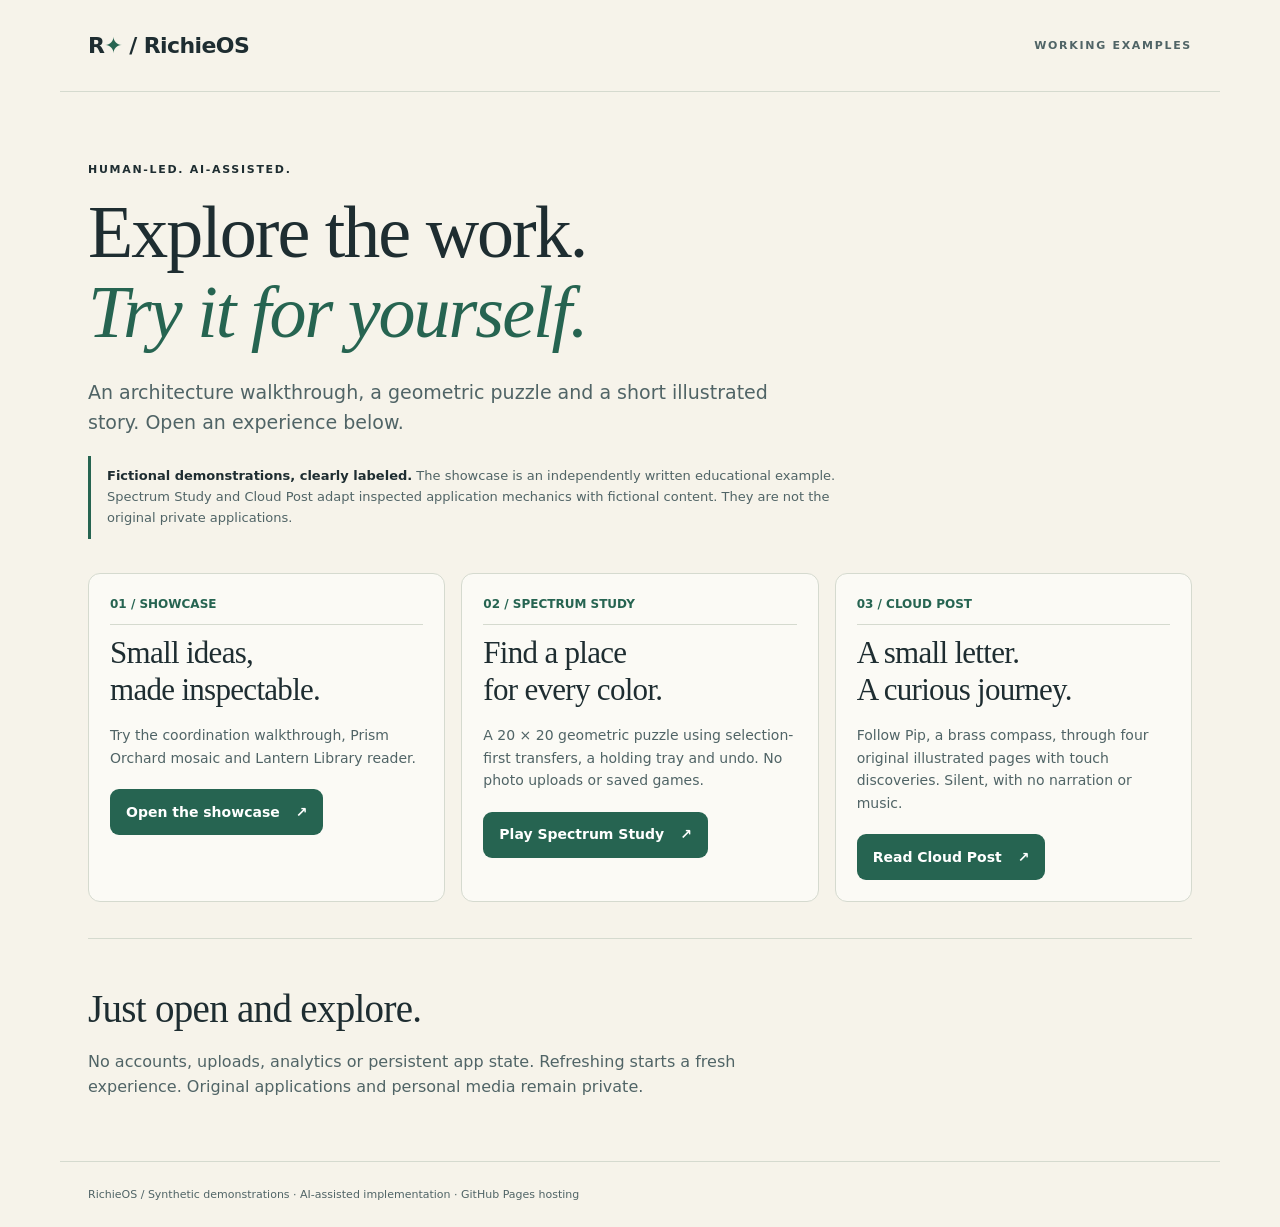
<file: index.html>
<!doctype html>
<html lang="en">
<head>
  <meta charset="utf-8">
  <meta name="viewport" content="width=device-width, initial-scale=1">
  <meta http-equiv="Content-Security-Policy" content="default-src 'none'; style-src 'self'; img-src 'self' data:; connect-src 'none'; base-uri 'none'; form-action 'none'; object-src 'none'">
  <meta name="referrer" content="no-referrer">
  <title>RichieOS — Explore the demonstrations</title>
  <link rel="icon" href="data:,">
  <link rel="stylesheet" href="site/styles.css">
  <link rel="stylesheet" href="hosting.css">
</head>
<body>
  <a class="skip" href="#main">Skip to demonstrations</a>
  <header class="masthead"><a class="wordmark" href="./">R<span class="spark">✦</span> / RichieOS</a><span class="edition">WORKING EXAMPLES</span></header>
  <main id="main">
    <section class="intro">
      <p class="eyebrow">HUMAN-LED. AI-ASSISTED.</p>
      <h1>Explore the work.<br><em>Try it for yourself.</em></h1>
      <p class="lede">An architecture walkthrough, a geometric puzzle and a short illustrated story. Open an experience below.</p>
      <div class="disclosure"><strong>Fictional demonstrations, clearly labeled.</strong> The showcase is an independently written educational example. Spectrum Study and Cloud Post adapt inspected application mechanics with fictional content. They are not the original private applications.</div>
    </section>
    <section class="architecture" aria-label="Choose a demonstration">
      <article><span class="step">01 / SHOWCASE</span><h2>Small ideas,<br>made inspectable.</h2><p>Try the coordination walkthrough, Prism Orchard mosaic and Lantern Library reader.</p><a class="launch-link" href="site/">Open the showcase <span aria-hidden="true">↗</span></a></article>
      <article><span class="step">02 / SPECTRUM STUDY</span><h2>Find a place<br>for every color.</h2><p>A 20 × 20 geometric puzzle using selection-first transfers, a holding tray and undo. No photo uploads or saved games.</p><a class="launch-link" href="demos/puzzle/">Play Spectrum Study <span aria-hidden="true">↗</span></a></article>
      <article><span class="step">03 / CLOUD POST</span><h2>A small letter.<br>A curious journey.</h2><p>Follow Pip, a brass compass, through four original illustrated pages with touch discoveries. Silent, with no narration or music.</p><a class="launch-link" href="demos/reader/">Read Cloud Post <span aria-hidden="true">↗</span></a></article>
    </section>
    <section class="closing"><h2>Just open and explore.</h2><p>No accounts, uploads, analytics or persistent app state. Refreshing starts a fresh experience. Original applications and personal media remain private.</p></section>
  </main>
  <footer>RichieOS / Synthetic demonstrations · AI-assisted implementation · GitHub Pages hosting</footer>
</body>
</html>
</file>
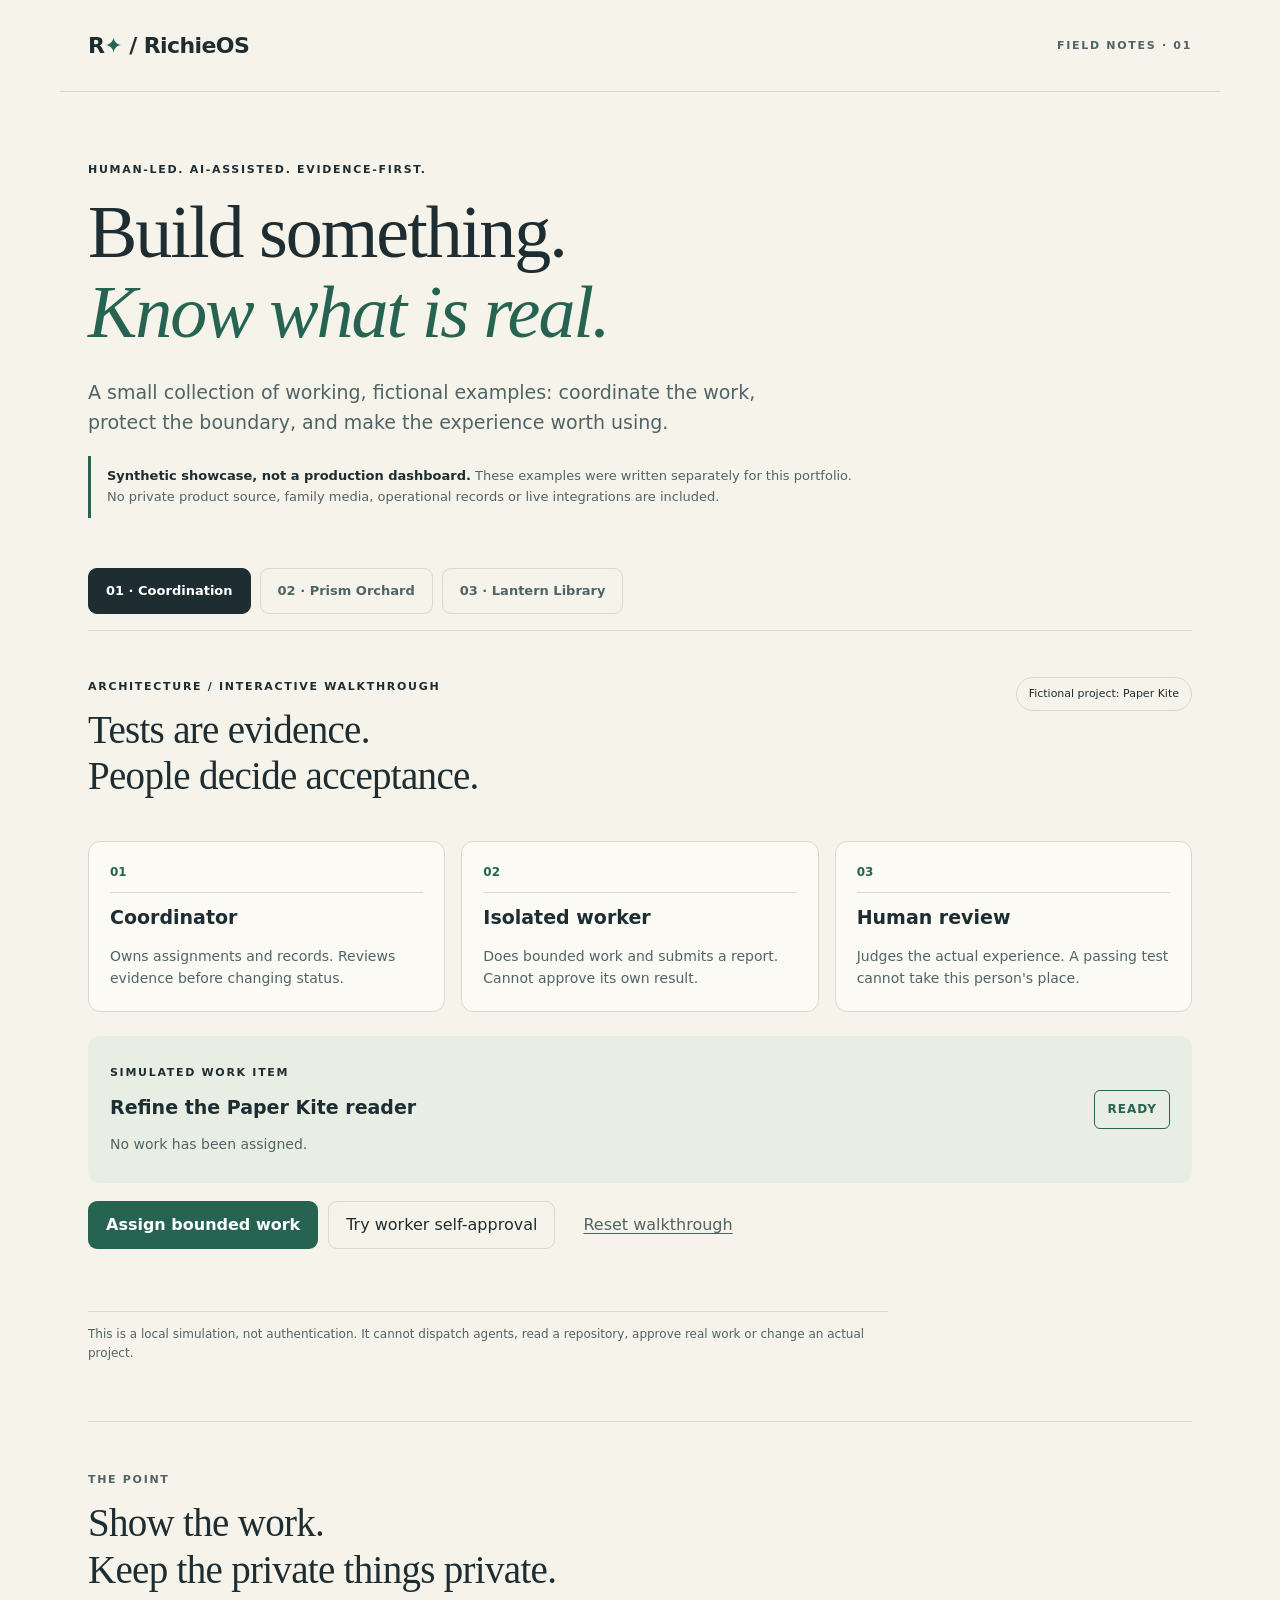
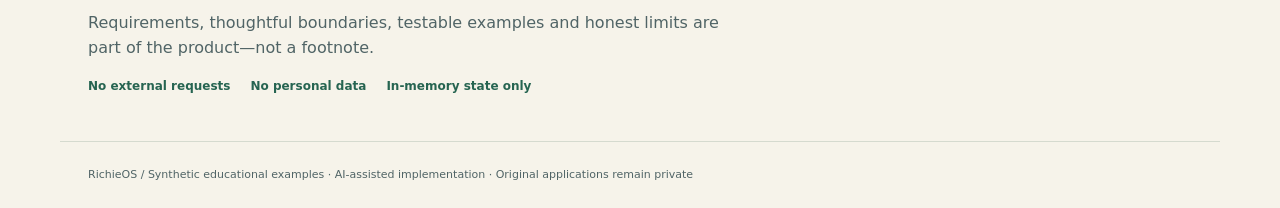
<file: site/index.html>
<!doctype html>
<html lang="en"><head><meta charset="utf-8"><meta name="viewport" content="width=device-width, initial-scale=1">
<meta http-equiv="Content-Security-Policy" content="default-src 'none'; script-src 'self'; style-src 'self'; img-src 'self' data:; connect-src 'none'; base-uri 'none'; form-action 'none'; object-src 'none'">
<meta name="referrer" content="no-referrer"><title>RichieOS • A small, inspectable showcase</title>
<link rel="icon" href="data:,"><link rel="stylesheet" href="styles.css"><script src="core.js" defer></script><script src="app.js" defer></script></head>
<body><a class="skip" href="#main">Skip to showcase</a>
<header class="masthead"><a class="wordmark" href="../" aria-label="Return to all demonstrations">R<span class="spark">✦</span> / RichieOS</a><span class="edition">FIELD NOTES · 01</span></header>
<main id="main"><section class="intro"><p class="eyebrow">HUMAN-LED. AI-ASSISTED. EVIDENCE-FIRST.</p><h1>Build something.<br><em>Know what is real.</em></h1><p class="lede">A small collection of working, fictional examples: coordinate the work, protect the boundary, and make the experience worth using.</p><div class="disclosure"><strong>Synthetic showcase, not a production dashboard.</strong> These examples were written separately for this portfolio. No private product source, family media, operational records or live integrations are included.</div></section>
<nav class="tabs" aria-label="Showcase examples"><button class="tab active" data-tab="coordination" aria-pressed="true">01 · Coordination</button><button class="tab" data-tab="mosaic" aria-pressed="false">02 · Prism Orchard</button><button class="tab" data-tab="reader" aria-pressed="false">03 · Lantern Library</button></nav>
<section id="coordination" class="panel"><div class="section-heading"><div><p class="eyebrow">ARCHITECTURE / INTERACTIVE WALKTHROUGH</p><h2>Tests are evidence.<br>People decide acceptance.</h2></div><span class="pill">Fictional project: Paper Kite</span></div>
<div class="architecture"><article><span class="step">01</span><h3>Coordinator</h3><p>Owns assignments and records. Reviews evidence before changing status.</p></article><article><span class="step">02</span><h3>Isolated worker</h3><p>Does bounded work and submits a report. Cannot approve its own result.</p></article><article><span class="step">03</span><h3>Human review</h3><p>Judges the actual experience. A passing test cannot take this person's place.</p></article></div>
<div class="work-card"><div><span class="eyebrow">SIMULATED WORK ITEM</span><h3>Refine the Paper Kite reader</h3><p id="state-description"></p></div><strong id="state" class="state">READY</strong></div>
<div class="controls"><button id="advance" class="primary">Assign bounded work</button><button id="self-approve" class="secondary">Try worker self-approval</button><button id="reset-task" class="quiet">Reset walkthrough</button></div><p id="workflow-message" class="live" role="status" aria-live="polite"></p>
<p class="boundary">This is a local simulation, not authentication. It cannot dispatch agents, read a repository, approve real work or change an actual project.</p></section>
<section id="mosaic" class="panel" hidden><div class="section-heading"><div><p class="eyebrow">INTERACTION SKETCH / ORIGINAL GEOMETRY</p><h2>Prism Orchard</h2><p>A fictional 20 × 20 mosaic with eight numbered colors.</p></div><span class="pill">No uploads. No accounts.</span></div><div class="demo-grid"><div><div id="mosaic-board" class="mosaic-board" role="img" aria-label="A synthetic diamond mosaic gradually filled with numbered colors"></div><p class="caption">Generated geometric fixture · not a personal photograph</p></div><div class="demo-tools"><h3>A little progress, one color at a time.</h3><p>Select a color, then place a jewel or fill its remaining cells. Large controls work without precise taps on tiny squares.</p><div id="palette" class="palette" aria-label="Select a numbered color"></div><div class="stack"><button id="place-one" class="primary">Place one jewel</button><button id="fill-color" class="secondary">Fill selected color</button><button id="reset-mosaic" class="quiet">Start again</button></div><p id="mosaic-progress" role="status" aria-live="polite"></p><p class="boundary">New example code, not an extracted game. Photo conversion, saved progress and original-game mechanics are intentionally not demonstrated.</p></div></div></section>
<section id="reader" class="panel" hidden><div class="section-heading"><div><p class="eyebrow">READER SKETCH / ORIGINAL FICTION</p><h2>Lantern Library</h2><p>A small story about making room for a little light.</p></div><span class="pill">Text only · no narration</span></div><div class="storybook"><div id="story-scene" class="story-scene" role="img" aria-label="An abstract moon, hills and a glowing geometric lantern"><span class="moon"></span><span class="hill hill-a"></span><span class="hill hill-b"></span><span class="lantern"></span><span class="star star-a">✦</span><span class="star star-b">✦</span></div><div class="story-copy"><p id="page-number" class="eyebrow"></p><h3 id="story-title"></h3><p id="story-text"></p><div class="controls"><button id="previous-page" class="secondary">Previous</button><button id="next-page" class="primary">Next page</button></div><p id="reader-status" class="live" role="status" aria-live="polite"></p></div></div><p class="boundary">Original fictional text and CSS geometry made for this showcase. Not a screenshot of a private storybook and not evidence of child or device acceptance.</p></section>
<section class="closing"><p class="eyebrow">THE POINT</p><h2>Show the work.<br>Keep the private things private.</h2><p>Requirements, thoughtful boundaries, testable examples and honest limits are part of the product—not a footnote.</p><div class="facts"><span>No external requests</span><span>No personal data</span><span>In-memory state only</span></div></section>
</main><footer>RichieOS / Synthetic educational examples · AI-assisted implementation · Original applications remain private</footer><noscript><p class="noscript">JavaScript enables the interactive examples. The architecture explanation remains readable without it.</p></noscript></body></html>
</file>
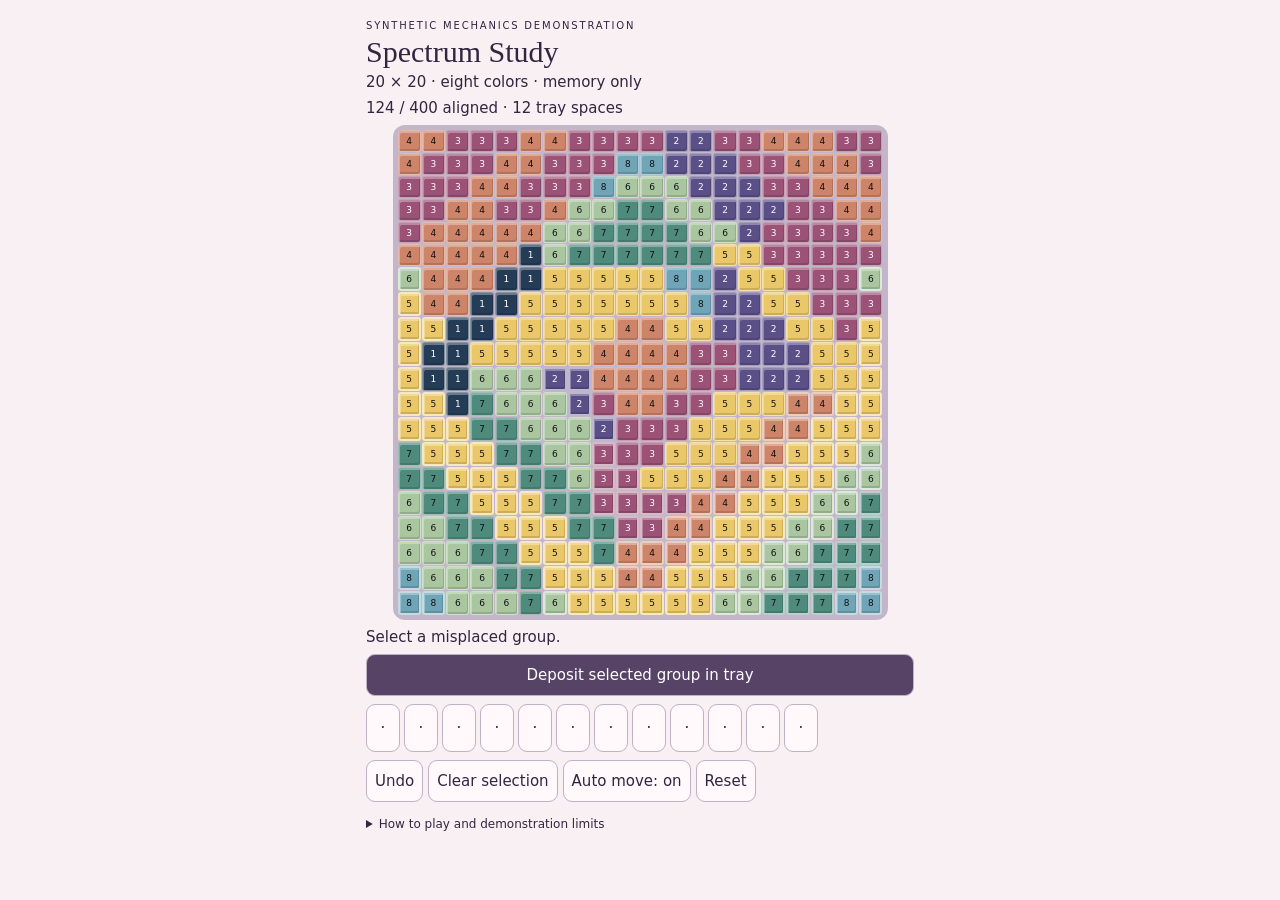
<file: demos/puzzle/index.html>
<!doctype html><html lang="en"><head><meta charset="utf-8"><meta name="viewport" content="width=device-width,initial-scale=1"><meta http-equiv="Content-Security-Policy" content="default-src 'none'; script-src 'self'; style-src 'self' 'unsafe-inline'; img-src 'self'; connect-src 'none'; object-src 'none'; base-uri 'none'; form-action 'none'"><link rel="icon" href="icon.svg"><link rel="stylesheet" href="style.css"><title>Spectrum Study · synthetic mechanics demonstration</title><script type="module" src="app.mjs"></script></head><body><main><header><p class="eyebrow">SYNTHETIC MECHANICS DEMONSTRATION</p><h1>Spectrum Study</h1><p>20 × 20 · eight colors · memory only</p></header><p id="progress" role="status"></p><div id="board" aria-label="Jewel sorting board"></div><p id="selection" role="status">Select a misplaced group.</p><button id="deposit">Deposit selected group in tray</button><div id="tray" aria-label="Stored jewels"></div><div class="controls"><button id="undo">Undo</button><button id="cancel">Clear selection</button><button id="auto" aria-pressed="true">Auto move: on</button><button id="reset">Reset</button></div><details><summary>How to play and demonstration limits</summary><p>Select a connected misplaced group. Deposit it, or tap an open matching target. Select stored jewels to return them to the board. Correct jewels stay put; occupied targets never swap. Each completed color earns 12 tray spaces. Auto move fills a connected empty matching region; off moves one jewel.</p><p>Uses an inspected application engine with a newly created geometric fixture and a simplified view. This is not the original application. Photo conversion, imports, audio, saved progress, zoom, the library and device acceptance are omitted. No accounts or external requests.</p></details></main></body></html>
</file>
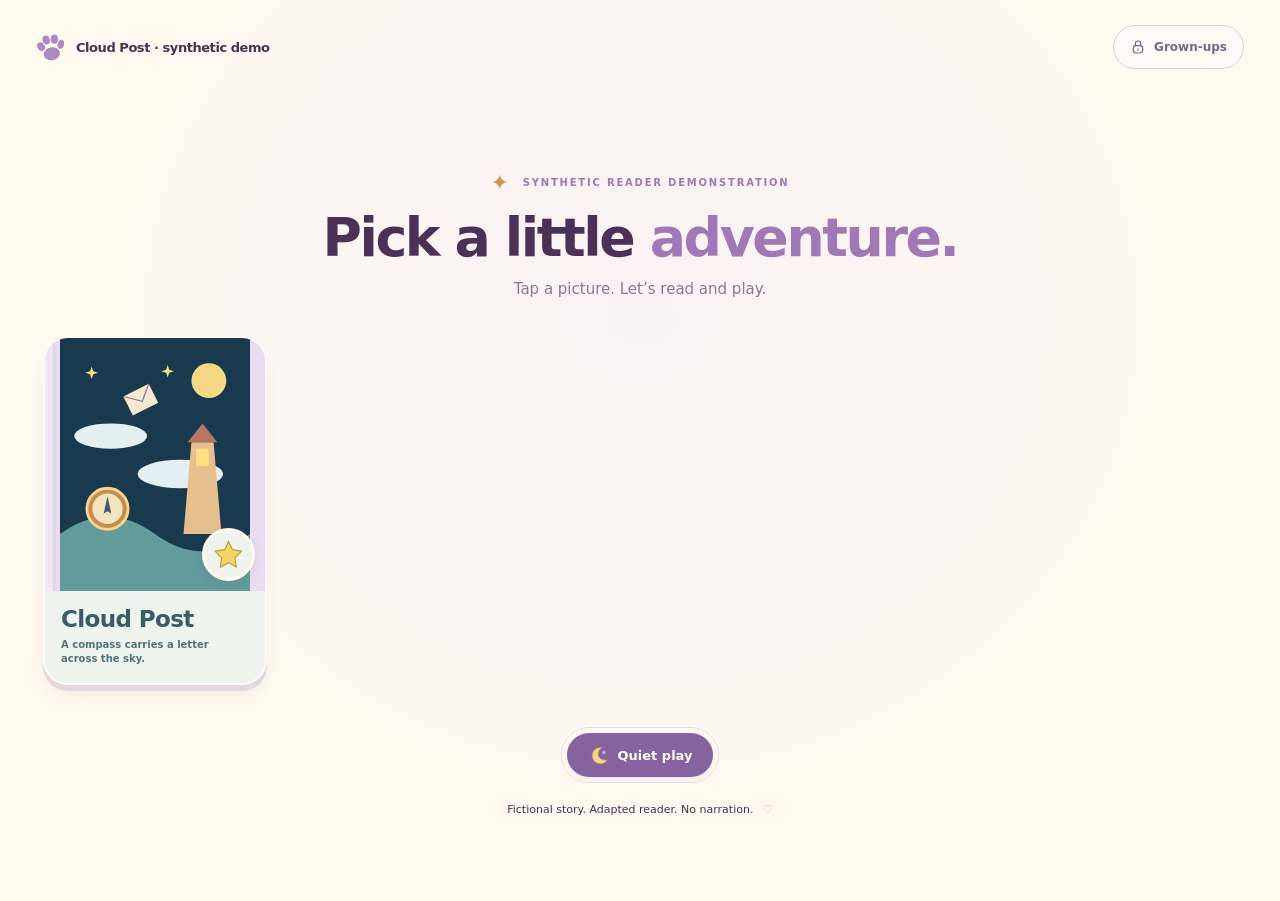
<file: demos/reader/index.html>
<!doctype html>
<html lang="en" data-cloud-post-app="1">
<head><meta http-equiv="Content-Security-Policy" content="default-src 'none'; script-src 'self'; style-src 'self' 'unsafe-inline'; img-src 'self'; connect-src 'none'; media-src 'none'; object-src 'none'; base-uri 'none'; form-action 'none'"><link rel="icon" href="icon.svg">
  <meta charset="UTF-8">
  <meta name="viewport" content="width=device-width, initial-scale=1, viewport-fit=cover">
  <meta name="theme-color" content="#fff6dc">
  <meta name="description" content="Cloud Post: a fictional, silent reader demonstration using adapted source rendering.">
  <meta name="apple-mobile-web-app-capable" content="yes">
  <meta name="apple-mobile-web-app-status-bar-style" content="default">
  <meta name="apple-mobile-web-app-title" content="cloud-post">
  <meta name="referrer" content="no-referrer">
  <title>Cloud Post · synthetic reader demonstration</title>


  <link rel="stylesheet" href="./styles.css?v=demo-1">
  <link rel="stylesheet" href="./books.css?v=demo-1">
  <link rel="stylesheet" href="./pilot.css?v=demo-1">
</head>
<body>
  <svg class="icon-defs" xmlns="http://www.w3.org/2000/svg" aria-hidden="true">
    <symbol id="i-sun" viewBox="0 0 64 64"><circle cx="32" cy="32" r="14" fill="#f8d56b" stroke="#c58f2b" stroke-width="3"/><path d="M32 6v9m0 34v9M6 32h9m34 0h9M13.6 13.6l6.4 6.4m24 24 6.4 6.4m0-36.8-6.4 6.4m-24 24-6.4 6.4" stroke="#e2a73c" stroke-width="4" stroke-linecap="round"/></symbol>
    <symbol id="i-paw" viewBox="0 0 32 32"><ellipse cx="16" cy="23" rx="9" ry="7" fill="currentColor"/><ellipse cx="6" cy="13" rx="4" ry="5" transform="rotate(-25 6 13)" fill="currentColor"/><ellipse cx="13" cy="7" rx="4" ry="5" transform="rotate(-8 13 7)" fill="currentColor"/><ellipse cx="22" cy="8" rx="4" ry="5" transform="rotate(15 22 8)" fill="currentColor"/><ellipse cx="28" cy="15" rx="3.5" ry="5" transform="rotate(30 28 15)" fill="currentColor"/></symbol>
    <symbol id="i-arrow" viewBox="0 0 24 24"><path d="M4 12h15m-6-6 6 6-6 6" fill="none" stroke="currentColor" stroke-width="2.5" stroke-linecap="round" stroke-linejoin="round"/></symbol>
    <symbol id="i-sound" viewBox="0 0 24 24"><path d="M3 9v6h4l5 4V5L7 9H3Zm13-1a6 6 0 0 1 0 8m3-11a10 10 0 0 1 0 14" fill="none" stroke="currentColor" stroke-width="1.8" stroke-linecap="round" stroke-linejoin="round"/></symbol>
    <symbol id="i-lock" viewBox="0 0 24 24"><rect x="5" y="10" width="14" height="11" rx="4" fill="none" stroke="currentColor" stroke-width="1.8"/><path d="M8 10V7a4 4 0 0 1 8 0v3m-4 5v2" fill="none" stroke="currentColor" stroke-width="1.8" stroke-linecap="round"/></symbol>
    <symbol id="i-close" viewBox="0 0 24 24"><path d="m6 6 12 12M6 18 18 6" stroke="currentColor" stroke-width="2" stroke-linecap="round"/></symbol>
    <symbol id="i-heart" viewBox="0 0 64 64"><path d="M32 55C23 46 6 35 6 21 6 5 26 3 32 17 38 3 58 5 58 21c0 14-17 25-26 34Z" fill="#ed88a2" stroke="#7e426a" stroke-width="2.5"/></symbol>
    <symbol id="i-star" viewBox="0 0 64 64"><path d="m32 5 8 17 19 3-14 14 3 19-16-9-17 9 3-19L4 25l20-3Z" fill="#f6d365" stroke="#c5983e" stroke-width="2.5" stroke-linejoin="round"/></symbol>
    <symbol id="i-butterfly" viewBox="0 0 64 64"><path d="M30 28C10-7-6 14 19 35-4 43 17 64 31 40M34 28C54-7 70 14 45 35c23 8 2 29-12 5" fill="#c5a1e9" stroke="#785594" stroke-width="2.5"/><path d="M32 26v20m0-18-5-8m5 8 5-8" fill="none" stroke="#785594" stroke-width="4" stroke-linecap="round"/></symbol>
    <symbol id="i-ladybug" viewBox="0 0 64 64"><ellipse cx="32" cy="38" rx="23" ry="22" fill="#f28b7d" stroke="#69425f" stroke-width="3"/><circle cx="32" cy="17" r="12" fill="#69425f"/><path d="M32 23v35" stroke="#69425f" stroke-width="3"/><circle cx="22" cy="34" r="4" fill="#69425f"/><circle cx="43" cy="36" r="4" fill="#69425f"/><circle cx="22" cy="47" r="4" fill="#69425f"/><circle cx="42" cy="48" r="4" fill="#69425f"/><circle cx="28" cy="15" r="3" fill="white"/><circle cx="37" cy="15" r="3" fill="white"/><circle cx="29" cy="16" r="1.5" fill="#35243b"/><circle cx="36" cy="16" r="1.5" fill="#35243b"/></symbol>
    <symbol id="i-crown" viewBox="0 0 64 64"><path d="m9 20 13 12L32 9l11 23 13-12-5 34H14Z" fill="#f7d467" stroke="#b88d36" stroke-width="3" stroke-linejoin="round"/><path d="M15 44h35" stroke="#b88d36" stroke-width="3"/><circle cx="32" cy="36" r="5" fill="#ec8daa"/></symbol>
    <symbol id="i-book" viewBox="0 0 64 64"><path d="M32 15C23 8 11 8 5 11v42c9-4 19-2 27 3 8-5 18-7 27-3V11c-6-3-18-3-27 4Z" fill="#e9daf2" stroke="#785496" stroke-width="3" stroke-linejoin="round"/><path d="M32 15v41M13 23l11 1m-11 9 11 1m16-10 11-1m-11 11 11-1" stroke="#9f78b5" stroke-width="3" stroke-linecap="round"/></symbol>
    <symbol id="i-leaf" viewBox="0 0 64 64"><path d="M10 49C3 22 22 9 54 7c3 32-12 50-37 46Z" fill="#e9ab54" stroke="#b67b3d" stroke-width="3"/><path d="m10 58 34-40M22 42l-2-17m12 5 13 1" fill="none" stroke="#b67b3d" stroke-width="3" stroke-linecap="round"/></symbol>
    <symbol id="i-purse" viewBox="0 0 64 64"><path d="M20 24v-8a12 12 0 0 1 24 0v8" fill="none" stroke="#785496" stroke-width="5"/><rect x="8" y="22" width="48" height="34" rx="10" fill="#bb8cdb" stroke="#785496" stroke-width="3"/><path d="M9 29q23 22 46 0" fill="none" stroke="#785496" stroke-width="3"/><path d="M32 45c-16-9-9-18 0-10 9-8 16 1 0 10" fill="#f3a6ba"/></symbol>
    <symbol id="i-moon" viewBox="0 0 64 64"><path d="M44 7C12 5 4 37 22 52c13 11 31 5 37-7C31 50 21 23 44 7Z" fill="#f2d68b" stroke="#ad8c55" stroke-width="2.5"/><path d="m49 15 2 5 5 1-4 3 1 5-4-3-5 3 1-5-4-3 6-1Z" fill="#d3b2e3"/></symbol>
    <symbol id="i-icecream" viewBox="0 0 64 64"><path d="m17 32 15 28 15-28" fill="#e3b675" stroke="#b7844c" stroke-width="3"/><path d="M13 32c-4-13 4-26 19-26s23 13 19 26c-3 7-10 2-12 3-7 7-10 1-14 0-3 2-9 4-12-3Z" fill="#ffe9d3" stroke="#c69d7e" stroke-width="2.5"/></symbol>
    <symbol id="i-bunny" viewBox="0 0 64 64"><ellipse cx="21" cy="19" rx="8" ry="16" fill="#fff2e2" stroke="#b799aa" stroke-width="2.5"/><ellipse cx="43" cy="19" rx="8" ry="16" fill="#fff2e2" stroke="#b799aa" stroke-width="2.5"/><ellipse cx="32" cy="43" rx="23" ry="18" fill="#fff2e2" stroke="#b799aa" stroke-width="2.5"/><circle cx="23" cy="40" r="2.5" fill="#67495f"/><circle cx="41" cy="40" r="2.5" fill="#67495f"/><path d="m28 46 4 4 4-4Z" fill="#e6a1ba"/></symbol>
    <symbol id="i-hat" viewBox="0 0 64 64"><path d="m15 36 5-25h24l5 25" fill="#f5d57b" stroke="#b99751" stroke-width="3"/><ellipse cx="32" cy="39" rx="28" ry="10" fill="#f5d57b" stroke="#b99751" stroke-width="3"/><path d="M18 28h28" stroke="#ca91b0" stroke-width="7"/></symbol>
    <symbol id="i-bubble" viewBox="0 0 64 64"><circle cx="31" cy="34" r="23" fill="#c9e8f080" stroke="#98c7da" stroke-width="3"/><path d="M16 29c0-8 6-13 14-13" fill="none" stroke="white" stroke-width="5" stroke-linecap="round"/><circle cx="52" cy="10" r="7" fill="#dfc8ee" opacity=".7"/></symbol>
    <symbol id="i-replay" viewBox="0 0 24 24"><path d="M4 11a8 8 0 1 1 2 7M4 4v7h7" fill="none" stroke="currentColor" stroke-width="2" stroke-linecap="round" stroke-linejoin="round"/></symbol>
    <symbol id="i-purse-green" viewBox="0 0 64 64"><path d="M20 24v-8a12 12 0 0 1 24 0v8" fill="none" stroke="#518776" stroke-width="5"/><rect x="8" y="22" width="48" height="34" rx="10" fill="#a7dbbf" stroke="#518776" stroke-width="3"/><path d="M9 29q23 22 46 0" fill="none" stroke="#518776" stroke-width="3"/><circle cx="32" cy="39" r="7" fill="#fff2b5"/></symbol>
    <symbol id="i-block-red" viewBox="0 0 64 64"><rect x="9" y="9" width="46" height="46" rx="8" fill="#ed817b" stroke="#a95455" stroke-width="3"/><path d="M21 21h22v22H21z" fill="#ffb2a0"/><path d="m21 21 22 22m0-22L21 43" stroke="#ed817b" stroke-width="3"/></symbol>
    <symbol id="i-block-blue" viewBox="0 0 64 64"><rect x="9" y="9" width="46" height="46" rx="8" fill="#80bdd4" stroke="#4c819e" stroke-width="3"/><path d="m32 19 4 9 10 1-8 7 2 10-8-5-8 5 2-10-8-7 10-1z" fill="#e2f2f7"/></symbol>
  </svg>

  <header class="app-header">
    <div class="header-start"><button id="shelf-home" class="shelf-home" type="button" hidden aria-label="Back to the bookshelf"><svg aria-hidden="true"><use href="#i-book"/></svg><span>Books</span></button><div class="brand"><svg aria-hidden="true"><use href="#i-paw"/></svg><span>Cloud Post · synthetic demo</span></div><span id="book-position" hidden></span></div>
    <button class="parent-button" id="parent-hold" type="button" aria-label="Hold for 2 seconds to open grown-up controls"><svg aria-hidden="true"><use href="#i-lock"/></svg><span>Grown-ups</span><span class="hold-progress"></span></button>
  </header>

  <main id="cover" class="shelf">
    <div class="shelf-intro"><div class="eyebrow"><span class="tiny-star" aria-hidden="true">✦</span> SYNTHETIC READER DEMONSTRATION</div><h1>Pick a little <span>adventure.</span></h1><p>Tap a picture. Let’s read and play.</p></div>
    <div class="book-grid" id="book-grid" aria-label="Choose a storybook"></div>
    <div class="shelf-mode" role="group" aria-label="How shall we play?"><button id="shelf-read" disabled type="button" aria-pressed="true"><svg aria-hidden="true"><use href="#i-sound"/></svg>Narration unavailable</button><button id="shelf-quiet" type="button" aria-pressed="false"><svg aria-hidden="true"><use href="#i-moon"/></svg>Quiet play</button></div>
    <p class="shelf-footer">Fictional story. Adapted reader. No narration. <span aria-hidden="true">♡</span></p>
  </main>

  <main id="book" class="book" hidden aria-label="cloud-post’s interactive picture book"></main>

  <nav id="story-nav" class="story-nav" hidden aria-label="Story controls">
    <button id="previous" class="round-button previous" type="button" aria-label="Previous page"><svg aria-hidden="true"><use href="#i-arrow"/></svg></button>
    <button id="read-again" class="read-again" type="button" aria-label="Read this page again"><svg aria-hidden="true"><use href="#i-sound"/></svg><span id="read-label">Read again</span><span class="sound-bars" aria-hidden="true"><i></i><i></i><i></i></span></button>
    <button id="next" class="round-button next" type="button" aria-label="Next page"><svg aria-hidden="true"><use href="#i-arrow"/></svg></button>
    <button id="last-page" class="round-button" type="button" hidden aria-label="Finish the story and choose another book"><svg aria-hidden="true"><use href="#i-book"/></svg></button>
  </nav>
  <div id="toast" class="toast" role="status" aria-live="polite"></div>
  <div id="announcer" class="sr-only" role="status" aria-live="polite"></div>

  <dialog id="gate" class="parent-dialog gate-dialog" aria-labelledby="gate-title">
    <button class="close-dialog" type="button" id="gate-close" aria-label="Close grown-up check"><svg aria-hidden="true"><use href="#i-close"/></svg></button>
    <div class="dialog-icon"><svg aria-hidden="true"><use href="#i-lock"/></svg></div>
    <h2 id="gate-title">A moment for grown-ups.</h2>
    <p>One little check before opening the controls.</p>
    <form id="gate-form">
      <label class="math-label" for="gate-answer">What is <strong id="gate-question"></strong>?</label>
      <input id="gate-answer" type="text" inputmode="numeric" pattern="[0-9]*" autocomplete="off" maxlength="3" aria-describedby="gate-error" required>
      <p id="gate-error" class="form-error" role="alert"></p>
      <button class="primary-button" type="submit">Open grown-up controls <svg aria-hidden="true"><use href="#i-arrow"/></svg></button>
    </form>
  </dialog>

  <dialog id="settings" class="parent-dialog settings-dialog" aria-labelledby="settings-title">
    <button class="close-dialog" type="button" id="settings-close" aria-label="Close settings"><svg aria-hidden="true"><use href="#i-close"/></svg></button>
    <div class="eyebrow">A LITTLE HELP FROM A GROWN-UP</div>
    <h2 id="settings-title">Reader demonstration settings.</h2>
    <p class="settings-intro">Fictional reader demonstration. Choices last only for this open page.</p>
    <p id="quiet-note" class="quiet-note" hidden>This demonstration is silent. Narration and sound are omitted.</p>
    <div class="setting-row"><div><label for="narration-toggle">Read the story aloud</label><p>A short sentence as each page settles.</p></div><input class="switch" id="narration-toggle" disabled type="checkbox" role="switch"></div>
    <div class="setting-row"><div><label for="sound-toggle">Little sounds</label><p>Sparkles, flutters, soft pops, and sleepy cuddles.</p></div><input class="switch" id="sound-toggle" disabled type="checkbox" role="switch"></div>
    <div class="setting-row"><div><label for="music-toggle">Soft background music</label><p>A little music box, then a sleepy bedtime tune.</p></div><input class="switch" id="music-toggle" disabled type="checkbox" role="switch"></div>
    <div class="setting-row"><div><label for="motion-toggle">Less movement</label><p>Keep the surprises, soften the animation.</p></div><input class="switch" id="motion-toggle" type="checkbox" role="switch"></div>
    <div class="voice-settings">
      <label for="voice-select">Story voice</label><select id="voice-select"><option value="storybook">Storybook · warm &amp; playful</option></select>
      <p class="small-copy">Audio is omitted from this export.</p>
      <label for="rate">Reading pace <span id="rate-value"></span></label><input id="rate" type="range" min="0.7" max="1.1" step="0.05">
      <button class="secondary-button" id="voice-test" type="button"><svg aria-hidden="true"><use href="#i-sound"/></svg>Try the voice</button>
      <p id="voice-status" class="small-copy" role="status"></p>
    </div>
    <div class="voice-settings audio-mix">
      <div class="mix-heading">A gentle little mix</div>
      <p class="small-copy">Music gets quieter while the story is speaking. Use your phone’s volume buttons for the overall loudness.</p>
      <label for="voice-volume">Story voice <span id="voice-volume-value"></span></label><input id="voice-volume" type="range" min="0" max="1" step="0.05">
      <label for="effects-volume">Surprise sounds <span id="effects-volume-value"></span></label><input id="effects-volume" type="range" min="0" max="1" step="0.05">
      <label for="music-volume">Background music <span id="music-volume-value"></span></label><input id="music-volume" type="range" min="0" max="1" step="0.01">
      <button class="secondary-button" id="effects-test" type="button"><svg aria-hidden="true"><use href="#i-butterfly"/></svg>Try a little flutter</button>
      <p id="mix-status" class="small-copy" role="status">Audio is omitted from this demonstration.</p>
    </div>


    <div class="settings-actions"><button class="primary-button" id="back-to-book" type="button">Back to cloud-post <svg aria-hidden="true"><use href="#i-arrow"/></svg></button><button class="quiet-button" id="close-book" type="button">Close the book</button></div>
  </dialog>

  <noscript><div class="no-script">Please enable JavaScript to open cloud-post’s interactive storybook.</div></noscript>
  <script type="module" src="./app.mjs?v=demo-1"></script>
</body>
</html>
</file>
<file: site/styles.css>
*{box-sizing:border-box} :root{--ink:#1e2d31;--muted:#506466;--paper:#f6f3ea;--line:#d5dacf;--accent:#266451;--soft:#e8eee4}body{margin:0;background:var(--paper);color:var(--ink);font-family:system-ui,-apple-system,BlinkMacSystemFont,"Segoe UI",sans-serif;line-height:1.6}button,a{-webkit-tap-highlight-color:transparent}button{font:inherit;cursor:pointer;min-height:46px;border-radius:9px;border:1px solid transparent;padding:10px 17px}button:disabled{opacity:.5;cursor:default}button:focus-visible,a:focus-visible{outline:3px solid #ac4a2c;outline-offset:4px}.skip{position:absolute;left:12px;top:-90px;padding:8px;background:white;z-index:10}.skip:focus{top:12px}.masthead{max-width:1160px;margin:auto;display:flex;align-items:center;justify-content:space-between;padding:28px 28px;border-bottom:1px solid var(--line)}.wordmark{text-decoration:none;font-weight:800;letter-spacing:-.6px;color:var(--ink);font-size:22px}.spark{color:var(--accent)}.edition,.eyebrow{font-size:11px;letter-spacing:1.7px;font-weight:750}.edition{color:var(--muted)}main{max-width:1160px;margin:auto;padding:0 28px}.intro{padding:58px 0 34px;max-width:890px}h1{font-family:Georgia,serif;font-weight:500;font-size:clamp(43px,6.2vw,74px);line-height:1.08;letter-spacing:-2px;margin:14px 0 24px}h1 em{color:var(--accent);font-weight:400}.lede{max-width:700px;font-size:19px;color:var(--muted)}.disclosure{font-size:13px;max-width:780px;border-left:3px solid var(--accent);padding:10px 16px;color:var(--muted)}.disclosure strong{color:var(--ink)}.tabs{display:flex;gap:9px;border-bottom:1px solid var(--line);padding:16px 0;flex-wrap:wrap}.tab{background:transparent;color:var(--muted);border:1px solid var(--line);font-size:13px;font-weight:650}.tab.active{background:var(--ink);color:white;border-color:var(--ink)}.panel{padding:36px 0 46px}.panel[hidden]{display:none}.section-heading{display:flex;justify-content:space-between;align-items:flex-start;gap:20px;margin-bottom:25px}h2{font-family:Georgia,serif;font-size:clamp(28px,3.5vw,39px);font-weight:500;line-height:1.2;letter-spacing:-.7px;margin:9px 0 16px}h3{font-size:19px;line-height:1.35;margin:12px 0}.pill{white-space:nowrap;border:1px solid var(--line);padding:7px 12px;border-radius:20px;font-size:11px;margin-top:10px}.architecture{display:grid;grid-template-columns:repeat(3,1fr);gap:16px}.architecture article{border:1px solid var(--line);border-radius:12px;padding:21px;background:#fbfaf5}.architecture p{font-size:14px;color:var(--muted);margin-bottom:0}.step{font-size:12px;font-weight:750;color:var(--accent);border-bottom:1px solid var(--line);display:block;padding-bottom:10px}.work-card{margin-top:24px;background:var(--soft);padding:22px;border-radius:12px;display:flex;gap:15px;align-items:center;justify-content:space-between}.work-card p{font-size:14px;margin:6px 0;color:var(--muted)}.state{font-size:12px;letter-spacing:1px;border:1px solid var(--accent);border-radius:6px;padding:9px 12px;color:var(--accent);white-space:nowrap}.controls{display:flex;gap:10px;flex-wrap:wrap;margin-top:18px}.primary{background:var(--accent);color:white;font-weight:650}.secondary{background:transparent;border-color:var(--line);color:var(--ink)}.quiet{background:transparent;color:var(--muted);text-decoration:underline;text-underline-offset:3px}.live{min-height:26px;font-size:14px;color:var(--accent)}.boundary,.caption{font-size:12px;color:var(--muted);max-width:800px}.boundary{padding-top:13px;border-top:1px solid var(--line);margin-top:22px}.demo-grid{display:grid;grid-template-columns:minmax(240px,420px) 1fr;gap:48px;align-items:start}.mosaic-board{display:grid;grid-template-columns:repeat(20,1fr);gap:2px;padding:12px;border:1px solid var(--line);border-radius:12px;aspect-ratio:1;background:#e8e5dd}.gem{border-radius:2px;background:#d5d4cd;aspect-ratio:1;box-shadow:inset 1px 1px 0 #ffffff88}.gem.filled{box-shadow:inset 1px 2px 0 #ffffff77,inset -1px -2px 0 #00000022}.c0{background:#27695c}.c1{background:#84aa91}.c2{background:#b9cda9}.c3{background:#e8c47b}.c4{background:#d5906e}.c5{background:#ad6570}.c6{background:#867caa}.c7{background:#6a91ad}.palette{display:grid;grid-template-columns:repeat(4,minmax(45px,1fr));gap:10px;margin:20px 0}.swatch{color:#14251f;font-weight:800;border:3px solid transparent}.swatch.c0{color:white}.swatch.c5,.swatch.c6,.swatch.c7{color:#000000}.swatch[aria-pressed=true]{border-color:var(--ink);box-shadow:0 0 0 2px var(--paper) inset}.stack{display:grid;gap:8px}.demo-tools p{color:var(--muted);font-size:14px}.storybook{display:grid;grid-template-columns:1fr 1fr;border:1px solid var(--line);border-radius:18px;overflow:hidden;background:#fbfaf5}.story-scene{position:relative;min-height:330px;background:#233c49;overflow:hidden}.moon{position:absolute;width:65px;height:65px;border-radius:50%;background:#f4df9f;left:16%;top:14%;box-shadow:0 0 45px #f4df9f33}.hill{position:absolute;width:110%;height:200px;border-radius:50%;bottom:-80px;background:#44645f}.hill-a{left:-40%;transform:rotate(15deg)}.hill-b{right:-55%;background:#3c5956;bottom:-65px}.lantern{position:absolute;width:70px;height:95px;border:8px solid #af7555;border-radius:12px;background:#eed18b;box-shadow:0 0 55px #edce7f88;left:56%;top:48%;transform:rotate(-8deg)}.lantern:before{content:"";position:absolute;left:12px;top:-32px;width:28px;height:28px;border:5px solid #af7555;border-radius:50%}.star{position:absolute;color:#e4d7b3;font-size:20px}.star-a{left:70%;top:17%}.star-b{left:40%;top:34%;font-size:12px}.story-copy{padding:35px;align-self:center}.story-copy h3{font-family:Georgia,serif;font-size:29px;font-weight:500}.story-copy>p:not(.eyebrow){font-size:17px}.story-scene.scene-1{background:#2d4d55}.story-scene.scene-2{background:#344654}.story-scene.scene-3{background:#394959}.closing{border-top:1px solid var(--line);padding:38px 0 45px}.closing p{max-width:650px;color:var(--muted)}.facts{display:flex;gap:20px;flex-wrap:wrap;font-size:12px;font-weight:700;color:var(--accent)}footer{max-width:1160px;margin:auto;border-top:1px solid var(--line);padding:24px 28px;color:var(--muted);font-size:11px}.noscript{padding:16px}.caption{text-align:center}@media(max-width:720px){.masthead{padding:18px 18px}.wordmark{font-size:18px}.edition{font-size:9px}main{padding:0 18px}.intro{padding:34px 0 20px}h1{letter-spacing:-1px}.lede{font-size:16px}.tabs{gap:6px}.tab{padding:9px 10px;font-size:11px}.panel{padding-top:26px}.section-heading{display:block}.pill{display:inline-block;margin:0 0 4px}.architecture{grid-template-columns:1fr}.architecture article{padding:16px}.architecture h3{margin:8px 0}.step{float:right;border:0}.work-card{display:block}.state{display:inline-block;margin-top:12px}.demo-grid{grid-template-columns:1fr;gap:16px}.mosaic-board{max-width:420px;margin:auto}.storybook{grid-template-columns:1fr}.story-scene{min-height:240px}.story-copy{padding:24px}.story-copy>p:not(.eyebrow){font-size:16px}.facts{gap:9px 18px}}@media(prefers-reduced-motion:reduce){*{scroll-behavior:auto!important}}
</file>
<file: hosting.css>
.launch-link{display:inline-flex;align-items:center;justify-content:space-between;gap:16px;min-height:46px;padding:10px 16px;margin-top:20px;border-radius:9px;background:var(--accent);color:white;text-decoration:none;font-weight:650;font-size:14px}
.launch-link:hover{background:#1d5141}
.architecture{padding-bottom:36px}
.architecture h2{font-size:31px}
@media(max-width:720px){.launch-link{display:flex}.architecture{padding-bottom:24px}}
</file>
<file: demos/puzzle/style.css>
*{box-sizing:border-box}body{margin:0;background:#f8f0f3;color:#302640;font:15px system-ui}main{max-width:580px;margin:auto;padding:16px}header p,h1{margin:4px 0}.eyebrow{font-size:10px;letter-spacing:1.8px}h1{font:30px Georgia}button{font:inherit;border:1px solid #bdb1c3;background:#fff9fc;color:#302640;border-radius:9px;padding:8px;cursor:pointer;min-height:42px}button:focus-visible{outline:3px solid #994f24;outline-offset:2px}#board{display:grid;grid-template-columns:repeat(20,1fr);gap:1px;aspect-ratio:1;max-height:55vh;margin:auto;background:#c4b6ca;padding:5px;border-radius:12px}#board button{min-height:0;min-width:0;padding:0;border-radius:3px;font-size:9px;border:1px solid #ffffff70;box-shadow:inset 1px 2px #ffffff50,inset -1px -2px #0002}#board button.empty{opacity:.5;box-shadow:none;border:1px dashed #302640}#board button.selected{outline:2px solid white;outline-offset:-3px}#board button.correct{border:2px solid #fff9}#tray{display:flex;overflow:auto;gap:4px;min-height:48px;margin:8px 0}#tray button{flex:0 0 34px;min-height:34px;padding:0}.controls{display:flex;gap:5px;flex-wrap:wrap}#selection,#progress{margin:8px 0}#deposit{width:100%;background:#574366;color:white}details{font-size:12px;margin-top:15px}summary{cursor:pointer}@media(prefers-reduced-motion:reduce){*{scroll-behavior:auto}}
</file>
<file: demos/reader/styles.css>
:root{--ink:#4b3157;--muted:#84758a;--cream:#fff9ef;--purple:#785496;--lilac:#e9daf2;--line:#e5dce8;--page-bg:var(--cream);--round:ui-rounded,"Arial Rounded MT Bold","Trebuchet MS",system-ui,sans-serif;font-family:var(--round);color:var(--ink);background:var(--cream);font-synthesis:none;-webkit-font-smoothing:antialiased}
*{box-sizing:border-box}html,body{margin:0;height:100%;overflow:hidden}body{background:var(--page-bg);transition:background .4s}button,input,select{font:inherit}button{cursor:pointer;-webkit-tap-highlight-color:transparent;touch-action:manipulation}button:disabled{cursor:default}button:focus-visible,summary:focus-visible{outline:3px solid #a07ab5;outline-offset:5px}svg{width:24px;height:24px;flex:none}button svg{pointer-events:none}button span{pointer-events:none}[hidden]{display:none!important}.icon-defs{position:absolute;width:0;height:0;overflow:hidden}.sr-only{position:absolute;width:1px;height:1px;overflow:hidden;clip-path:inset(50%);white-space:nowrap}
.app-header{position:fixed;z-index:20;top:0;left:0;right:0;display:flex;justify-content:space-between;align-items:center;padding:max(25px,env(safe-area-inset-top)) max(36px,env(safe-area-inset-right)) 16px max(36px,env(safe-area-inset-left));pointer-events:none}.brand{display:flex;align-items:center;gap:11px;font-size:17px;font-weight:800;letter-spacing:-.45px}.brand svg{color:#ad88c4;width:29px;height:29px;transform:rotate(-12deg)}.parent-button{pointer-events:auto;position:relative;overflow:hidden;display:flex;align-items:center;gap:8px;border:1px solid #d8ccdf;background:#fffaf5e6;border-radius:30px;padding:11px 16px;color:#7b6488;font-size:12px;font-weight:700;user-select:none;-webkit-user-select:none;-webkit-touch-callout:none}.parent-button svg{width:16px;height:16px}.hold-progress{position:absolute;left:0;top:0;height:100%;width:0;background:#c5a5de55;z-index:-1}.parent-button.holding .hold-progress{width:100%;transition:width 2s linear}.book-open .app-header{background:linear-gradient(var(--page-bg) 70%,transparent)}
.cover{height:100dvh;overflow:auto;position:relative}.cover-inner{max-width:1180px;min-height:100dvh;margin:auto;padding:120px 50px 100px;display:grid;grid-template-columns:1fr .95fr;gap:75px;align-items:center}.eyebrow{font-size:10px;font-weight:800;letter-spacing:2.1px;display:flex;align-items:center;gap:12px}.tiny-star{font-size:22px;color:#c69b50}.cover h1{font-size:clamp(52px,6.2vw,80px);font-weight:800;letter-spacing:-4px;line-height:1.04;margin:24px 0}.cover h1 span{color:#ad85c2}.cover-description{color:#8a768e;font-size:20px;line-height:1.55;margin:0 0 30px}.primary-button{border:0;border-radius:22px;background:var(--purple);color:#fff;min-height:63px;padding:17px 23px;display:flex;align-items:center;justify-content:center;gap:13px;font-weight:800;font-size:16px;box-shadow:0 5px 0 #604376;transition:transform .16s,box-shadow .16s}.primary-button:hover{background:#6e488b;transform:translateY(-1px)}.primary-button:active{transform:translateY(3px);box-shadow:0 2px 0 #604376}.cover .primary-button{min-width:270px}.button-arrow{margin-left:18px}.quiet-button{display:flex;justify-content:center;align-items:center;gap:12px;padding:15px 17px;border:none;background:transparent;color:#8c7498;font-size:13px;font-weight:700}.cover .quiet-button{width:270px;margin-top:6px}.quiet-button:hover{color:#54365f}.cover-note{font-size:11px;color:#9b8b9e;margin-top:19px}.cover-picture{position:relative;max-width:440px;width:100%;justify-self:center;transform:rotate(2deg)}.cover-art{border:11px solid #fffdf8;border-radius:120px 120px 52px 52px;overflow:hidden;box-shadow:0 24px 60px -25px #94738b70;aspect-ratio:3/4;max-height:66dvh}.cover-art img{width:100%;height:100%;object-fit:cover;display:block;user-select:none;-webkit-user-select:none;-webkit-touch-callout:none}.cover-spark{position:absolute;z-index:1;color:#d5af57;line-height:1}.spark-one{font-size:67px;top:7%;left:-38px;transform:rotate(15deg)}.spark-two{font-size:82px;bottom:12%;right:-45px;transform:rotate(-12deg)}.picture-label{position:absolute;bottom:-16px;left:50%;transform:translateX(-50%) rotate(-5deg);background:#f8e6af;padding:13px 23px;border-radius:13px;white-space:nowrap;font-size:13px;font-weight:800;color:#8b693f;box-shadow:0 5px 14px #75502013}.picture-label span{font-size:20px;margin-right:7px}.cover-footer{position:absolute;bottom:30px;left:0;right:0;display:flex;align-items:center;justify-content:center;gap:16px;color:#a494a7;font-size:11px}.little-line{width:35px;height:1px;background:#d7c9d7}
.book{height:100dvh;overflow-y:auto;overflow-x:hidden;scroll-snap-type:y mandatory;scrollbar-width:none;overscroll-behavior-y:contain;touch-action:pan-y;-webkit-overflow-scrolling:touch}.book::-webkit-scrollbar{display:none}.scene{height:100%;min-height:100%;scroll-snap-align:start;scroll-snap-stop:always;padding:102px 42px 104px;display:grid;grid-template-columns:minmax(260px,420px) minmax(220px,440px);gap:clamp(24px,6vw,96px);align-items:center;justify-content:center;background:var(--scene-bg);overflow:hidden}.scene-copy{max-width:420px}.scene-kicker{color:var(--accent);font-size:11px;letter-spacing:1.8px;text-transform:uppercase;font-weight:800}.scene h2{font-size:clamp(34px,4vw,57px);line-height:1.09;letter-spacing:-2.3px;margin:22px 0}.scene-sentence{font-size:20px;line-height:1.6;color:#89768c;white-space:pre-line;margin:0}.page-pips{display:flex;gap:8px;margin-top:25px;align-items:center}.page-pips span{height:6px;width:6px;border-radius:10px;background:#d5c8d9}.page-pips .active{width:24px;background:var(--accent)}.scene-invitation{font-size:11px;color:#aa97ae;margin-top:20px;display:flex;align-items:center;gap:8px}.scene-invitation svg{width:17px;height:17px;color:var(--accent)}.scene-art{position:relative;aspect-ratio:3/4;width:min(100%,calc((100dvh - 214px)*.75));justify-self:center;border:8px solid #fffdf8;border-radius:36px;box-shadow:0 14px 45px -24px #654b6d80;isolation:isolate;overflow:hidden;user-select:none;-webkit-user-select:none;-webkit-touch-callout:none;touch-action:pan-y}.scene-art>img{display:block;width:100%;height:100%;object-fit:cover;pointer-events:none}.scene-art.image-missing{background:#edddf6}.scene-art.image-missing:before{content:'The picture is taking a moment. Please reopen the book when connected.';position:absolute;inset:20%;font-size:18px;text-align:center;display:grid;place-items:center}.hotspot{position:absolute;transform:translate(-50%,-50%);min-width:56px;min-height:56px;border:0;border-radius:44%;background:transparent;touch-action:pan-y;padding:0}.hotspot:after{content:'✦';position:absolute;right:12%;bottom:10%;width:23px;height:23px;display:grid;place-items:center;border-radius:50%;color:#99723a;background:#fff6cced;box-shadow:0 2px 7px #66401c20;font-size:15px;transition:opacity .5s,transform .2s}.hotspot.discovered:after{opacity:.22}.hotspot:focus-visible{outline:4px dashed #fff8ca;outline-offset:-4px;background:#fff2ba22}.hotspot:hover:after{opacity:1;transform:scale(1.15)}.effect-layer{position:absolute;inset:0;pointer-events:none;z-index:4;overflow:hidden}.surprise{position:absolute;width:clamp(48px,16%,80px);height:auto;aspect-ratio:1;transform:translate(-50%,-50%);filter:drop-shadow(0 4px 2px #4a2e5320);animation:pop-away 2s ease-out forwards}.surprise svg{width:100%;height:100%}.surprise.flutter{animation:flutter-away 2.5s ease-in-out forwards}.surprise.peek{animation:peek-out 2.5s ease-in-out forwards}.surprise.small{width:30px;animation-duration:2.3s}.reaction-bubble{position:absolute;left:50%;top:7%;transform:translate(-50%,-10px);z-index:5;white-space:nowrap;max-width:90%;font-size:clamp(14px,1.7vw,18px);font-weight:800;background:#fff9f1f5;color:#6a477c;padding:12px 20px;border-radius:22px;box-shadow:0 5px 16px #52354c22;opacity:0;transition:opacity .2s,transform .2s;pointer-events:none}.reaction-bubble.visible{opacity:1;transform:translate(-50%,0)}.story-nav{position:fixed;bottom:max(22px,env(safe-area-inset-bottom));left:50%;transform:translateX(-50%);display:flex;align-items:center;justify-content:center;gap:22px;z-index:12;padding:10px 14px;border:1px solid #ffffffa0;background:#fffaf2ed;border-radius:50px;box-shadow:0 5px 30px #856b8c13;backdrop-filter:blur(12px)}.round-button{border:1px solid #e4d6e9;color:#896799;background:#f0e4f6;width:52px;height:52px;border-radius:50%;display:grid;place-items:center}.round-button:hover{background:#e5d1ed}.round-button:disabled{opacity:.3}.previous svg{transform:rotate(180deg)}.read-again{border:none;background:transparent;color:#76548a;display:flex;align-items:center;gap:10px;font-weight:800;white-space:nowrap;font-size:13px;min-height:52px;min-width:133px;justify-content:center}.read-again:disabled{color:#aa94b6}.sound-bars{display:none;gap:3px;height:18px;align-items:center}.sound-bars i{display:block;height:8px;width:3px;border-radius:2px;background:#9670ad;animation:sound-bar .7s ease-in-out infinite alternate}.sound-bars i:nth-child(2){animation-delay:.2s}.sound-bars i:nth-child(3){animation-delay:.4s}.read-again.speaking>svg{display:none}.read-again.speaking .sound-bars{display:flex}.last-page{width:52px;height:52px;display:grid;place-items:center}.last-page svg{width:33px;height:33px}.toast{position:fixed;z-index:100;bottom:max(110px,calc(env(safe-area-inset-bottom) + 92px));left:50%;transform:translate(-50%,10px);width:max-content;max-width:calc(100vw - 32px);text-align:center;line-height:1.45;font-size:12px;font-weight:700;color:#fff;background:#694b7dee;padding:12px 18px;border-radius:18px;opacity:0;transition:opacity .2s,transform .2s;pointer-events:none}.toast.visible{opacity:1;transform:translate(-50%,0)}
.parent-dialog{border:1px solid #fff;border-radius:30px;padding:34px;color:var(--ink);background:#fffaf4;box-shadow:0 30px 100px #3b24474d;max-width:calc(100vw - 28px);max-height:calc(100dvh - 40px);width:460px;overscroll-behavior:contain}.parent-dialog::backdrop{background:#35203f80;backdrop-filter:blur(5px)}.parent-dialog h2{font-size:28px;font-weight:800;letter-spacing:-1px;line-height:1.15;margin:15px 0}.parent-dialog p{font-size:13px;line-height:1.6;color:#8c7a92}.close-dialog{border:0;background:#f0e6f3;color:#8c709b;border-radius:50%;height:35px;width:35px;position:absolute;top:16px;right:16px;display:grid;place-items:center}.close-dialog svg{width:17px;height:17px}.dialog-icon{width:50px;height:50px;border-radius:18px;background:#eaddf2;color:#9472aa;display:grid;place-items:center}.math-label{display:block;font-size:17px;margin-top:25px}.math-label strong{font-size:24px;color:#835a9e;margin-left:5px}#gate-answer{width:100%;border:2px solid #e2d3e8;border-radius:15px;padding:14px 17px;color:var(--ink);font-size:24px;outline-color:#ad88c4;background:#fff;margin-top:14px}.form-error{color:#ba5a68!important;min-height:20px;margin:7px 0!important}.gate-dialog .primary-button{width:100%;font-size:13px;min-height:52px;border-radius:16px}.settings-dialog{width:520px}.settings-dialog .eyebrow{font-size:9px;letter-spacing:1.3px;margin-top:13px}.settings-intro{margin-bottom:22px}.setting-row{display:flex;align-items:center;justify-content:space-between;gap:16px;border-top:1px solid #e9dfea;padding:17px 0}.setting-row label{font-weight:800;font-size:13px}.setting-row p{font-size:11px;margin:5px 0 0}.switch{appearance:none;-webkit-appearance:none;width:44px;min-width:44px;height:26px;border-radius:18px;background:#dacee0;position:relative;transition:background .2s;cursor:pointer}.switch:before{content:'';position:absolute;width:20px;height:20px;left:3px;top:3px;border-radius:50%;background:white;box-shadow:0 1px 4px #60427030;transition:transform .2s}.switch:checked{background:#9d76b6}.switch:checked:before{transform:translateX(18px)}.voice-settings{border:1px solid #e9dfea;background:#f5eef8;border-radius:20px;padding:18px;margin:5px 0 24px}.voice-settings>label{display:flex;justify-content:space-between;font-size:12px;font-weight:800}.voice-settings select{width:100%;border:1px solid #dccce4;background:white;color:#745584;font-size:12px;min-height:42px;padding:9px;border-radius:10px;margin-top:9px}.small-copy{font-size:11px!important;line-height:1.5!important}.voice-settings input[type=range]{width:100%;accent-color:#9b76b2;margin:12px 0 18px;min-height:28px}.secondary-button{display:flex;align-items:center;gap:8px;border:1px solid #dcccdf;border-radius:13px;background:#fff9ff;color:#79528f;padding:11px 15px;font-size:12px;font-weight:800}.secondary-button svg{width:17px;height:17px}.parent-help{border-top:1px solid #e8dfeb;padding:17px 0}.parent-help summary{cursor:pointer;font-size:13px;font-weight:800;list-style-position:inside;line-height:1.5}.parent-help p,.parent-help li{font-size:12px;line-height:1.6;color:#8b7891}.parent-help ol{padding-left:19px}.parent-help li{padding:3px 0}.parent-help strong{color:#73577e}.settings-actions{margin-top:15px}.settings-actions .primary-button{width:100%;font-size:14px;min-height:54px;border-radius:18px}.settings-actions .quiet-button{width:100%}.no-script{position:fixed;z-index:200;inset:0;background:var(--cream);display:grid;place-items:center;padding:30px;text-align:center}
.mix-heading{font-size:14px;font-weight:800}.audio-mix{background:#f7f0e5}.audio-mix input[type=range]{accent-color:#b99565}.audio-mix .secondary-button{background:#fffaf0;border-color:#e6d4b9}.audio-mix .small-copy{color:#8a7468}
@keyframes pop-away{0%{opacity:0;transform:translate(-50%,0) scale(.45) rotate(-10deg)}20%{opacity:1;transform:translate(-50%,-55%) scale(1.1) rotate(5deg)}55%{opacity:1;transform:translate(-50%,-65%) scale(1)}100%{opacity:0;transform:translate(-50%,-150%) scale(.85)}}
@keyframes flutter-away{0%{opacity:0;transform:translate(-50%,-10%) scale(.4)}20%{opacity:1;transform:translate(-65%,-60%) rotate(-12deg)}45%{opacity:1;transform:translate(-20%,-100%) rotate(12deg)}75%{opacity:1;transform:translate(-65%,-150%) rotate(-12deg)}100%{opacity:0;transform:translate(5%,-220%) rotate(15deg)}}
@keyframes peek-out{0%{opacity:0;transform:translate(-50%,20%) scale(.5)}18%,72%{opacity:1;transform:translate(-50%,-50%) scale(1.25) rotate(-5deg)}40%{transform:translate(-50%,-55%) scale(1.25) rotate(7deg)}100%{opacity:0;transform:translate(-50%,-80%) scale(.8)}}
@keyframes sound-bar{to{height:18px}}
.less-motion *{scroll-behavior:auto!important;transition-duration:0s!important}.less-motion .surprise{animation:none!important;opacity:1;transform:translate(-50%,-50%)}.less-motion .sound-bars i{animation:none}
@media(prefers-reduced-motion:reduce){*,*:before,*:after{scroll-behavior:auto!important;animation-duration:.01ms!important;transition-duration:.01ms!important}.surprise{opacity:1!important;transform:translate(-50%,-50%)!important}}
@media(max-width:900px){.cover-inner{gap:40px;padding-left:35px;padding-right:35px}.cover h1{font-size:59px;letter-spacing:-3px}.cover-description{font-size:17px}.spark-two{right:-25px}.scene{gap:30px;padding-left:28px;padding-right:28px}.scene h2{font-size:40px}.scene-sentence{font-size:18px}}
@media(max-width:680px){.app-header{padding:calc(16px + env(safe-area-inset-top)) 20px 12px}.brand{font-size:13px;gap:8px}.brand svg{width:24px;height:24px}.parent-button{padding:10px 12px;font-size:10px;gap:6px}.parent-button svg{width:14px;height:14px}.cover-inner{display:flex;flex-direction:column;justify-content:center;padding:calc(84px + env(safe-area-inset-top)) 25px 35px;gap:0;min-height:100dvh}.cover-copy{display:contents}.cover .eyebrow{order:0;font-size:8px;letter-spacing:1.9px;gap:8px}.tiny-star{font-size:17px}.cover h1{order:1;text-align:center;font-size:44px;letter-spacing:-2.4px;line-height:1.04;margin:14px 0 23px}.cover h1 br{display:none}.cover h1 span{display:block}.cover-description{display:none}.cover-picture{order:2;width:245px;max-width:68vw;transform:rotate(2deg);margin-bottom:28px}.cover-art{border-width:7px;border-radius:74px 74px 30px 30px;max-height:36dvh;aspect-ratio:3/4}.spark-one{font-size:43px;left:-30px}.spark-two{font-size:55px;right:-31px}.picture-label{font-size:10px;padding:9px 15px;bottom:-12px;border-radius:10px}.picture-label span{font-size:15px}.cover .primary-button{order:3;min-height:56px;border-radius:19px;font-size:14px;min-width:260px;max-width:100%;width:83%;padding:14px 20px}.cover .quiet-button{order:4;margin-top:5px;padding:15px;font-size:12px}.cover-note{order:5;font-size:10px;text-align:center;margin:2px 0 0}.cover-footer{display:none}.scene{display:flex;flex-direction:column;justify-content:center;gap:15px;padding:calc(83px + env(safe-area-inset-top)) 16px calc(105px + env(safe-area-inset-bottom));height:100dvh}.scene-art{order:0;width:min(calc(100vw - 38px),calc((100dvh - 310px - env(safe-area-inset-top) - env(safe-area-inset-bottom))*.75));flex-shrink:0;border-radius:27px;border-width:6px}.scene-copy{order:1;text-align:center;max-width:100%}.scene-kicker{font-size:8px;letter-spacing:1.5px;margin:0}.scene h2{font-size:26px;letter-spacing:-1px;margin:9px 0 8px}.scene-sentence{font-size:14px;line-height:1.5}.page-pips{margin:14px 0 0;justify-content:center;gap:7px}.page-pips span{height:5px;width:5px}.page-pips .active{width:20px}.scene-invitation{display:none}.story-nav{bottom:max(17px,env(safe-area-inset-bottom));padding:8px 10px;gap:17px}.round-button{width:49px;height:49px}.read-again{min-width:120px;font-size:12px;min-height:49px}.read-again svg{width:21px;height:21px}.last-page{width:49px;height:49px}.reaction-bubble{font-size:13px;padding:10px 16px}.hotspot:after{width:21px;height:21px;font-size:13px}.parent-dialog{padding:28px 22px;border-radius:25px}.parent-dialog h2{font-size:25px}.settings-dialog .eyebrow{max-width:240px;font-size:8px}.setting-row p{max-width:235px}}
@media(max-height:700px) and (max-width:680px) and (orientation:portrait){.cover-inner{padding-top:78px;padding-bottom:20px}.cover h1{font-size:35px;margin:10px 0 17px}.cover-art{max-height:32dvh}.cover-picture{width:205px;margin-bottom:24px}.cover-note{display:none}.cover .primary-button{min-height:50px;padding:11px 18px}.cover .quiet-button{padding:12px}.scene{gap:10px;padding-top:76px;padding-bottom:94px}.scene-art{width:calc((100dvh - 282px)*.75)}.scene h2{font-size:23px;margin:7px 0}.scene-sentence{font-size:13px}.page-pips{margin-top:9px}.story-nav{bottom:12px}.scene-kicker{display:none}}
@media(orientation:landscape) and (max-height:600px){.app-header{padding:12px 25px}.brand{font-size:13px}.parent-button{padding:8px 12px}.cover-inner{display:grid;grid-template-columns:1fr 1fr;min-height:100dvh;padding:75px 70px 40px;gap:50px}.cover-copy{display:block}.cover h1{text-align:left;font-size:40px;margin:12px 0 15px;letter-spacing:-2px}.cover h1 span{display:block}.cover-description,.cover-note,.cover-footer{display:none}.cover-picture{width:100%;max-width:230px;margin:0}.cover-art{max-height:67dvh}.cover .primary-button{min-width:220px;min-height:49px;padding:12px 15px;width:100%;font-size:13px}.cover .quiet-button{width:100%;padding:10px}.scene{display:grid;grid-template-columns:minmax(220px,310px) minmax(170px,260px);gap:35px;padding:65px 35px 80px;height:100dvh}.scene-copy{order:0;text-align:left}.scene-art{order:1;width:min(100%,calc((100dvh - 145px)*.75));border-radius:22px;border-width:5px}.scene h2{font-size:30px;margin:12px 0}.scene-sentence{font-size:14px}.scene-kicker{display:block;font-size:9px}.page-pips{justify-content:flex-start;margin-top:14px}.scene-invitation{display:none}.story-nav{bottom:10px;padding:5px 10px;gap:18px}.round-button,.last-page{width:44px;height:44px}.read-again{min-height:44px;font-size:12px}.reaction-bubble{font-size:11px;padding:8px 12px}.hotspot:after{width:18px;height:18px;font-size:11px}}
</file>
<file: demos/reader/books.css>
.header-start{display:flex;align-items:center;gap:16px}.shelf-home{pointer-events:auto;display:flex;align-items:center;gap:7px;border:1px solid #e0d3e6;border-radius:24px;min-height:46px;padding:9px 15px;color:#6e4b85;background:#fffcf7;font-size:13px;font-weight:800}.shelf-home svg{width:24px;height:24px}.book-open .brand{display:none}#book-position{font-size:13px;font-weight:700;color:#826c8d}.parent-button{min-height:44px}.shelf{height:100dvh;overflow-y:auto;overscroll-behavior:contain;padding:110px max(26px,env(safe-area-inset-right)) max(24px,env(safe-area-inset-bottom));display:flex;flex-direction:column;align-items:center;justify-content:center;background:radial-gradient(ellipse at 50% 35%,#f3e9f980,transparent 64%),var(--cream)}.shelf-intro{text-align:center;margin-bottom:32px}.shelf-intro .eyebrow{justify-content:center;color:#9d7aaf;font-size:10px;letter-spacing:1.8px}.shelf h1{font-size:clamp(34px,4.2vw,57px);letter-spacing:-2.4px;line-height:1.07;margin:14px 0 14px;font-weight:800}.shelf h1 span{color:#a178b6}.shelf-intro>p{font-size:15px;color:#8d7793;margin:0}.book-grid{display:grid;grid-template-columns:repeat(5,minmax(0,1fr));gap:18px;width:min(1200px,100%);padding:6px 3px 13px}.book-card{position:relative;display:flex;flex-direction:column;align-items:flex-start;text-align:left;padding:0 0 17px;min-width:0;border:2px solid #fffaf7;border-radius:25px;background:var(--book-tint);color:var(--book-color);box-shadow:0 6px 0 #e4d7df,0 12px 22px -15px #755c7770;overflow:hidden;transition:transform .18s,box-shadow .18s;user-select:none;-webkit-user-select:none;-webkit-touch-callout:none}.book-card:active{transform:translateY(4px);box-shadow:0 2px 0 #e4d7df}.book-card:focus-visible{outline:4px solid #aa80c0;outline-offset:5px}.book-card-picture{display:block;position:relative;width:100%;aspect-ratio:1/1.15;margin-bottom:15px;background:#eaddf2;overflow:hidden;pointer-events:none}.book-card-picture:after{content:'';position:absolute;left:0;top:0;bottom:0;width:8px;background:#fff4;box-shadow:2px 0 1px #66496f12}.book-card-picture img{display:block;width:100%;height:100%;object-fit:cover;object-position:50% 43%;pointer-events:none}.book-badge{position:absolute;bottom:10px;right:10px;border:3px solid #fff9ef;background:var(--book-tint);border-radius:50%;padding:8px;display:grid;place-items:center;box-shadow:0 2px 8px #5e416520}.book-badge svg{width:31px;height:31px}.book-card-title{font-size:23px;font-weight:800;letter-spacing:-.6px;padding:0 48px 0 16px}.book-card-note{font-size:10px;font-weight:600;line-height:1.4;color:var(--book-color);padding:6px 40px 0 16px;opacity:.86}.book-card-play{position:absolute;bottom:23px;right:13px;opacity:.6}.book-card-play svg{width:21px;height:21px}.quiet-mode .book-card-play{visibility:hidden}.shelf-mode{display:flex;gap:5px;border:1px solid #e5d9e9;border-radius:30px;background:#fffaf4;padding:5px;margin-top:29px}.shelf-mode button{border:0;background:transparent;min-height:44px;display:flex;align-items:center;justify-content:center;gap:9px;border-radius:24px;padding:10px 21px;color:#947d9f;font-size:13px;font-weight:800}.shelf-mode button[aria-pressed=true]{color:#fff;background:#86629f;box-shadow:0 2px 4px #60427515}.shelf-mode svg{width:21px;height:21px}.shelf-footer{font-size:11px;color:#a18da8;margin:20px 0 0}.shelf-footer span{color:#be92ac;margin-left:6px}.scene-art>.atlas-image{position:absolute;display:block;width:300%;height:200%;max-width:none;object-fit:fill;pointer-events:none}.scene-art.image-missing>img{visibility:hidden}.scene-art{background:#fff7ed}.hotspot{min-width:64px;min-height:64px}.hotspot.discovered:after{opacity:.25}.ending-actions{display:flex;gap:10px;margin-top:23px;flex-wrap:wrap}.ending-actions button{display:flex;align-items:center;justify-content:center;gap:8px;padding:10px 14px;border:1px solid #dacbe1;border-radius:18px;min-height:48px;background:#fffcf6;color:#79568e;font-weight:800;font-size:12px}.ending-actions button[data-finish]{background:#84609a;color:white;border-color:#84609a}.ending-actions svg{width:21px;height:21px}.ending-actions [data-finish] svg{filter:brightness(0) invert(1);opacity:.9}.surprise.wiggle{animation:wiggle-away 2.2s ease-in-out forwards}.bedtime-book .surprise{filter:none;animation-duration:2.7s}.bedtime-book .hotspot:after{background:#f4e9cfe0;color:#9e879e}.quiet-note{padding:12px;background:#eee3f5;border-radius:12px}.scene-kicker{line-height:1.5}.scene-art img{user-select:none;-webkit-user-select:none}.book-card img{user-select:none;-webkit-user-select:none}.parent-dialog{overscroll-behavior:contain}.book-grid button{touch-action:manipulation}
@keyframes wiggle-away{0%{opacity:0;transform:translate(-50%,-25%) rotate(-15deg) scale(.6)}20%{opacity:1;transform:translate(-50%,-55%) rotate(12deg) scale(1.1)}40%{transform:translate(-50%,-55%) rotate(-12deg) scale(1.1)}60%{opacity:1;transform:translate(-50%,-60%) rotate(8deg) scale(1.1)}100%{opacity:0;transform:translate(-50%,-110%) scale(.9)}}
@media(hover:hover){.book-card:hover{transform:translateY(-4px);box-shadow:0 9px 0 #e4d7df,0 20px 30px -20px #755c7770}.book-card:active{transform:translateY(3px)}}
@media(max-width:680px){.shelf-intro .eyebrow{display:none}}
@media(max-width:1050px){.book-grid{grid-template-columns:repeat(2,minmax(0,1fr));max-width:620px;gap:22px}.book-card-picture{aspect-ratio:1.35}.shelf{justify-content:flex-start;padding-top:100px}.shelf-intro{margin-bottom:22px}.book-card-title{font-size:23px}.shelf h1{font-size:45px}.book-card-note{font-size:11px}}
@media(max-width:680px){.app-header{padding:calc(13px + env(safe-area-inset-top)) max(17px,env(safe-area-inset-right)) 10px max(17px,env(safe-area-inset-left));align-items:center}.header-start{gap:10px}.shelf-home{font-size:12px;min-height:44px;padding:8px 12px;gap:6px}.shelf-home svg{width:22px;height:22px}#book-position{font-size:10px;max-width:92px;line-height:1.35}.shelf{padding:calc(83px + env(safe-area-inset-top)) 19px max(18px,env(safe-area-inset-bottom))}.shelf-intro{margin-bottom:20px}.shelf-intro .eyebrow{font-size:8px;letter-spacing:1.5px}.shelf-intro .tiny-star{font-size:17px}.shelf h1{font-size:34px;letter-spacing:-1.6px;line-height:1.04;max-width:320px;margin:12px auto 12px}.shelf h1 span{display:block}.shelf-intro>p{font-size:12px}.book-grid{gap:17px 15px;max-width:440px}.book-card{border-radius:22px;padding-bottom:13px}.book-card-picture{aspect-ratio:1.05;margin-bottom:10px}.book-card-title{font-size:20px;padding:0 34px 0 12px;letter-spacing:-.5px}.book-card-note{font-size:9px;padding:4px 14px 0 12px;min-height:29px;max-width:145px}.book-card-play{bottom:39px;right:10px}.book-card-play svg{width:16px;height:16px}.book-badge{padding:5px;right:8px;bottom:8px;border-width:2px}.book-badge svg{width:25px;height:25px}.shelf-mode{margin-top:20px}.shelf-mode button{padding:9px 18px;font-size:12px}.shelf-footer{font-size:10px;margin-top:15px}.scene{display:grid;grid-template-columns:minmax(0,1fr);grid-template-rows:minmax(0,1fr) auto;height:100dvh;padding:calc(78px + env(safe-area-inset-top)) 18px calc(99px + env(safe-area-inset-bottom));gap:12px;align-items:center;justify-items:center}.scene-art{order:0;height:100%;width:auto;aspect-ratio:3/4;max-width:calc(100vw - 36px);max-height:calc((100vw - 36px)*4/3);min-height:0;flex-shrink:1;border-radius:27px;border-width:6px}.scene-copy{order:1;width:100%;max-width:100%;text-align:center}.scene h2{font-size:25px;letter-spacing:-.8px;margin:7px 0;line-height:1.12}.scene-kicker{font-size:8px;letter-spacing:1.2px}.scene-sentence{font-size:14px;line-height:1.45}.page-pips{margin-top:11px}.ending-actions{justify-content:center;gap:8px;margin-top:13px;flex-wrap:nowrap}.ending-actions button{min-height:44px;padding:8px 10px;font-size:11px;border-radius:14px;gap:6px}.ending-actions svg{width:18px;height:18px}.story-nav{bottom:max(13px,env(safe-area-inset-bottom));gap:17px}.scene-ending .page-pips{display:none}.scene-ending h2{margin-top:7px}.scene-ending .scene-kicker{display:none}.reaction-bubble{white-space:normal;width:max-content;font-size:12px;text-align:center;line-height:1.3}.scene-art.image-missing:before{font-size:13px;inset:10%}}
@media(max-width:680px) and (max-height:720px) and (orientation:portrait){.shelf{padding-top:calc(74px + env(safe-area-inset-top));padding-bottom:12px}.shelf-intro{margin-bottom:12px}.shelf h1{font-size:29px;margin:8px auto}.shelf-intro .eyebrow{display:none}.book-grid{gap:13px}.book-card-picture{aspect-ratio:1.25;margin-bottom:8px}.book-card-title{font-size:18px}.book-card-note{font-size:8px;min-height:23px;padding-top:3px}.book-card{padding-bottom:10px}.book-card-play{bottom:33px}.book-badge svg{width:22px;height:22px}.shelf-mode{margin-top:12px}.shelf-footer{margin-top:10px;font-size:9px}.scene{padding-top:calc(74px + env(safe-area-inset-top));padding-bottom:calc(92px + env(safe-area-inset-bottom));gap:9px}.scene h2{font-size:22px}.scene-sentence{font-size:13px}.page-pips{margin-top:8px}.scene-kicker{display:none}.ending-actions{margin-top:10px}}
@media(orientation:landscape) and (max-height:600px){.app-header{padding:10px max(22px,env(safe-area-inset-right)) 8px max(22px,env(safe-area-inset-left))}.shelf{padding:73px max(30px,env(safe-area-inset-left)) 18px;justify-content:flex-start}.shelf-intro{margin-bottom:16px}.shelf h1{font-size:30px;letter-spacing:-1.2px;margin:0}.shelf h1 span{display:inline}.shelf-intro .eyebrow,.shelf-intro>p,.shelf-footer{display:none}.book-grid{grid-template-columns:repeat(4,minmax(0,1fr));max-width:900px;gap:14px}.book-card-picture{aspect-ratio:1.4;margin-bottom:8px}.book-card-title{font-size:18px;padding-left:10px}.book-card-note{display:none}.book-card{padding-bottom:12px;border-radius:19px}.book-card-play{bottom:14px;right:9px}.book-card-play svg{width:15px;height:15px}.book-badge{padding:4px;bottom:6px;right:6px}.book-badge svg{width:21px;height:21px}.shelf-mode{margin-top:15px}.shelf-mode button{min-height:40px;padding:8px 18px;font-size:11px}.scene{display:grid;grid-template-columns:minmax(200px,340px) minmax(130px,260px);grid-template-rows:minmax(0,1fr);gap:25px;padding:67px max(30px,env(safe-area-inset-right)) 77px max(30px,env(safe-area-inset-left));align-items:center}.scene-copy{order:0;text-align:left}.scene-art{order:1;width:auto;height:100%;max-width:100%;max-height:calc(100dvh - 144px);border-width:5px;border-radius:21px}.scene h2{font-size:27px;line-height:1.08;margin:8px 0}.scene-sentence{font-size:13px;line-height:1.4}.scene-kicker{font-size:8px}.scene-invitation{display:none}.page-pips{justify-content:flex-start;margin-top:12px}.ending-actions{justify-content:flex-start;gap:7px;margin-top:12px}.ending-actions button{font-size:10px;min-height:42px;padding:8px 9px;gap:5px}.ending-actions svg{width:17px;height:17px}.story-nav{bottom:8px;padding:5px 12px}.round-button{width:45px;height:45px}.read-again{min-height:45px}.hotspot{min-width:48px;min-height:48px}.scene-ending .page-pips{display:none}}
@media(max-width:360px){.book-card-title{font-size:17px;padding-right:9px;padding-left:10px}.book-card-play{display:none}.book-card-note{padding-right:9px}.shelf-mode button{padding:9px 11px;gap:6px;white-space:nowrap}.shelf-mode svg{width:18px;height:18px}}
@media(max-width:680px) and (max-height:620px) and (orientation:portrait){.shelf-intro>p,.book-card-note,.shelf-footer{display:none}.shelf h1{font-size:26px;margin:6px auto}.book-card-picture{aspect-ratio:1.3}.book-card-title{padding-right:10px}.book-card-play{display:none}}

.book-card[data-book="grammie-pops"] .book-card-title{font-size:20px;padding-right:14px}
.book-card[data-book="grammie-pops"] .book-card-play{display:none}
@media(min-width:681px) and (max-width:1050px) and (min-height:601px){.book-card:last-child:nth-child(odd){grid-column:1/-1;justify-self:center;width:calc((100% - 22px)/2)}}
@media(max-width:680px) and (orientation:portrait){.shelf-intro>p,.book-card-note{display:none}.shelf-intro{margin-bottom:14px}.shelf h1{font-size:30px}.book-card-picture{aspect-ratio:1.65}.book-card[data-book="grammie-pops"] .book-card-title{font-size:18px}.book-card:last-child:nth-child(odd){grid-column:1/-1;justify-self:center;width:calc((100% - 15px)/2)}.book-card-play{bottom:17px}.shelf-mode{margin-top:14px}.shelf-footer{display:none}}
@media(max-width:360px) and (orientation:portrait){.book-card[data-book="grammie-pops"] .book-card-title{font-size:17px}.book-card:last-child:nth-child(odd){width:calc((100% - 13px)/2)}.shelf h1{font-size:26px}}
@media(orientation:landscape) and (max-height:600px){.book-grid{grid-template-columns:repeat(5,minmax(0,1fr));max-width:1100px;gap:10px}.book-card-title,.book-card[data-book="grammie-pops"] .book-card-title{font-size:16px;padding-right:10px}.book-card-play{display:none}.book-card-picture{aspect-ratio:1.4}}
</file>
<file: demos/reader/pilot.css>
/* Candidate-specific additions. The copied original CSS (styles.css, books.css) is unchanged except where noted in SOURCE-PROVENANCE.json. */
.scene-art>.image-plane{position:absolute;left:0;top:0;width:0;height:0}
.image-plane>.page-image{position:absolute;inset:0;display:block;width:100%;height:100%;max-width:none;object-fit:contain;pointer-events:none}
.book-card-picture>img{object-fit:contain;object-position:center}
.scene-art:not(.image-ready) .hotspot{visibility:hidden;pointer-events:none}
/* soft shimmer while a picture loads (never a fake picture); still when motion is reduced */
.scene-art.image-loading:not(.image-ready){background:linear-gradient(110deg,#f3e8d4 30%,#fff6dc 50%,#f3e8d4 70%);background-size:200% 100%;animation:demo-shimmer 1.6s linear infinite}
.scene-art.image-ready{background:none}
@keyframes demo-shimmer{from{background-position:200% 0}to{background-position:-200% 0}}
body.less-motion .scene-art.image-loading:not(.image-ready){animation:none}
@media (prefers-reduced-motion:reduce){.scene-art.image-loading:not(.image-ready){animation:none}}
.scene-art .image-retry{position:absolute;left:50%;bottom:12%;transform:translateX(-50%);z-index:3;min-height:52px;padding:0 22px;border:0;border-radius:30px;background:#7c5c97;color:#fff;font:inherit;font-weight:800;box-shadow:0 8px 20px -10px #3c2850}
.scene-art .image-retry[hidden]{display:none}
.scene-art.image-missing .hotspot{pointer-events:none}
.scene-art.image-missing:before{content:'The picture is taking a moment.';inset:14% 10% auto;font-size:17px}
.image-plane>.page-image:not([src]){visibility:hidden}

.voice-settings,.audio-mix,#shelf-read,.setting-row:has(#narration-toggle),.setting-row:has(#sound-toggle),.setting-row:has(#music-toggle){display:none!important}
.brand span{font-size:13px}.shelf-footer{color:#48304f}
</file>
